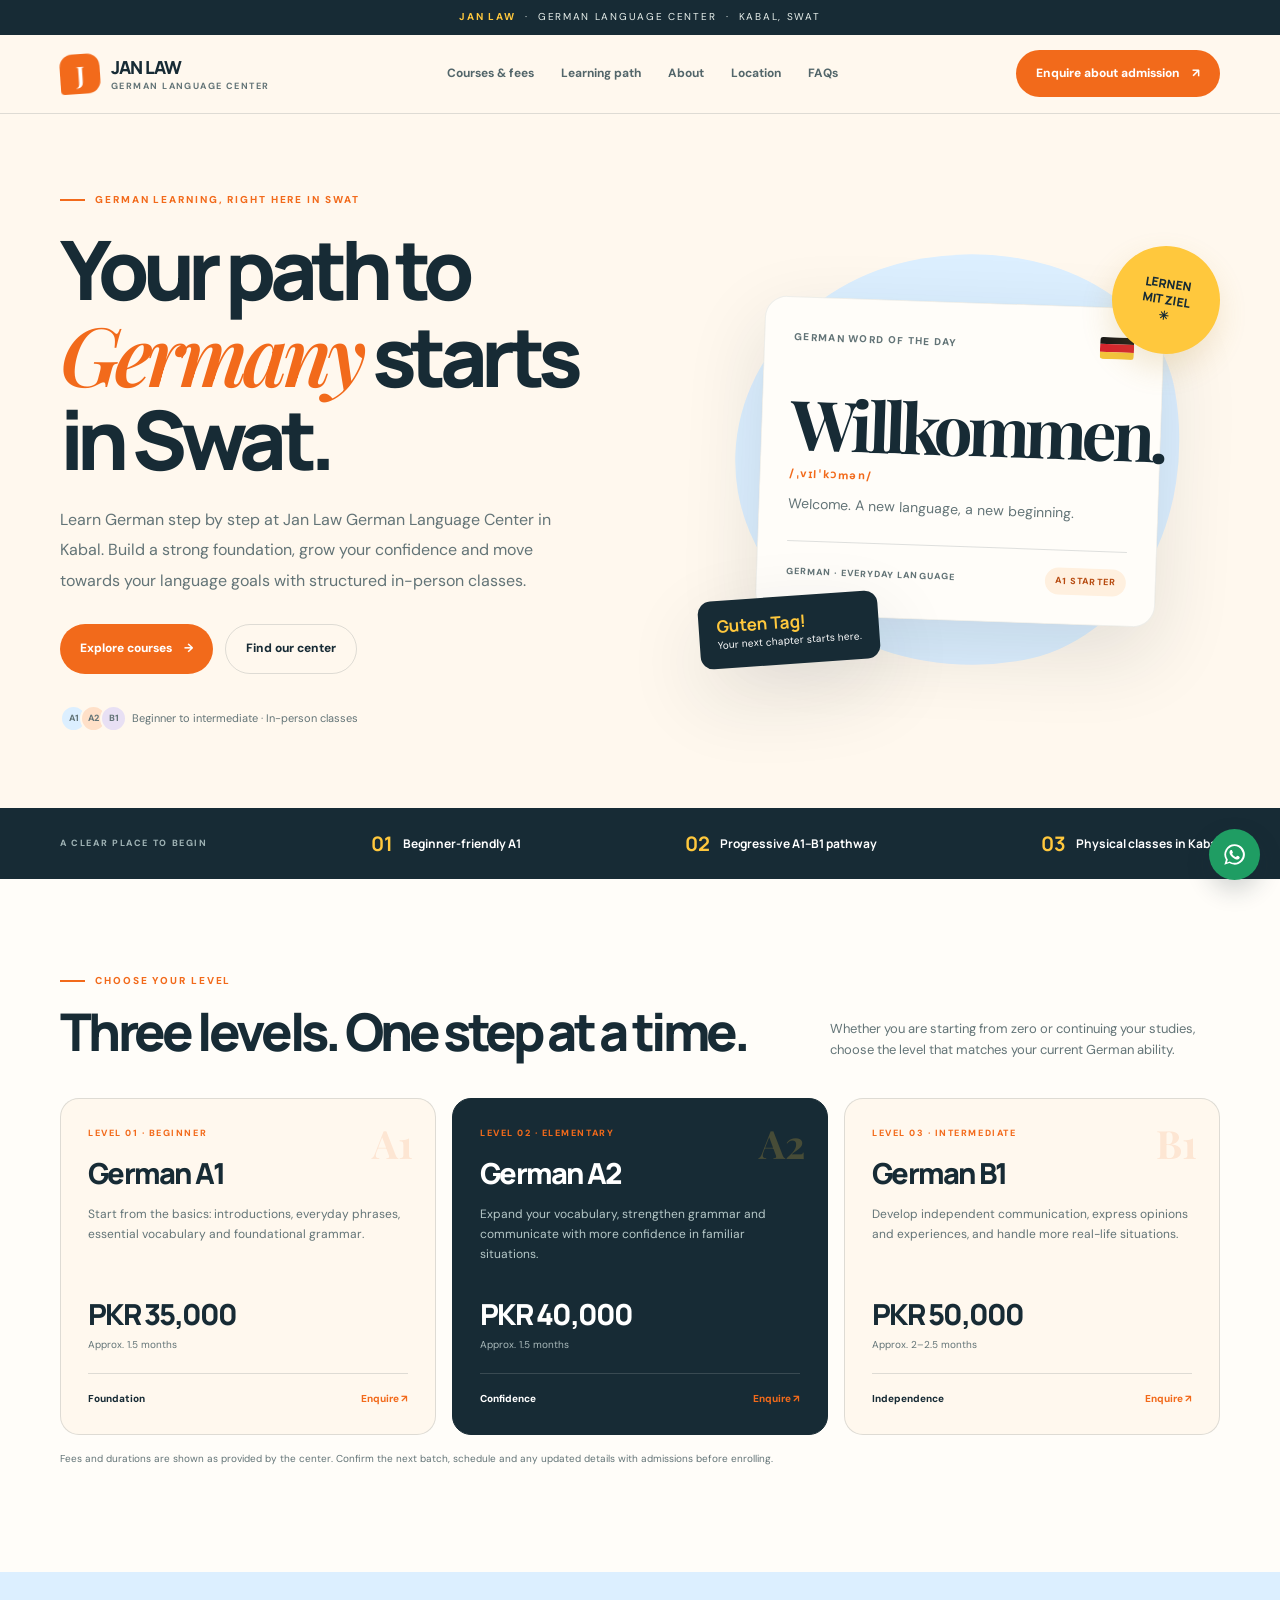
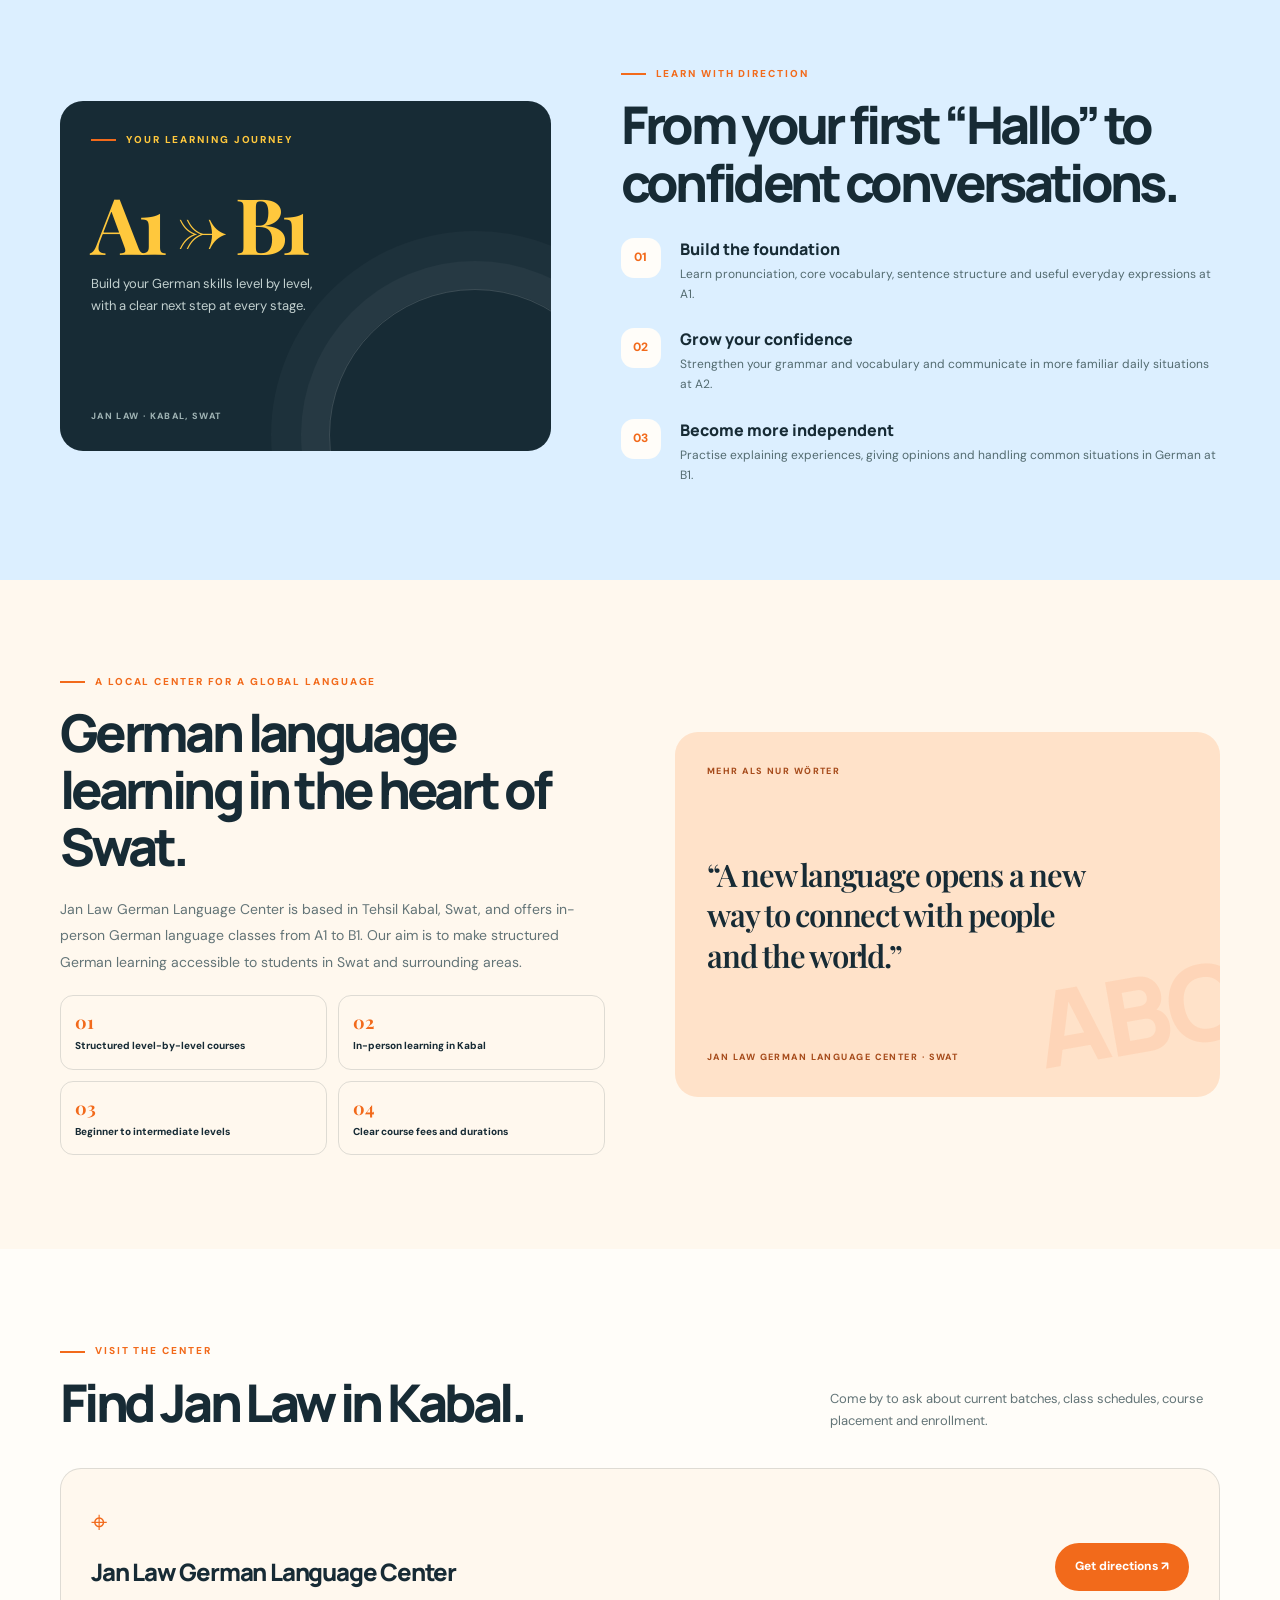
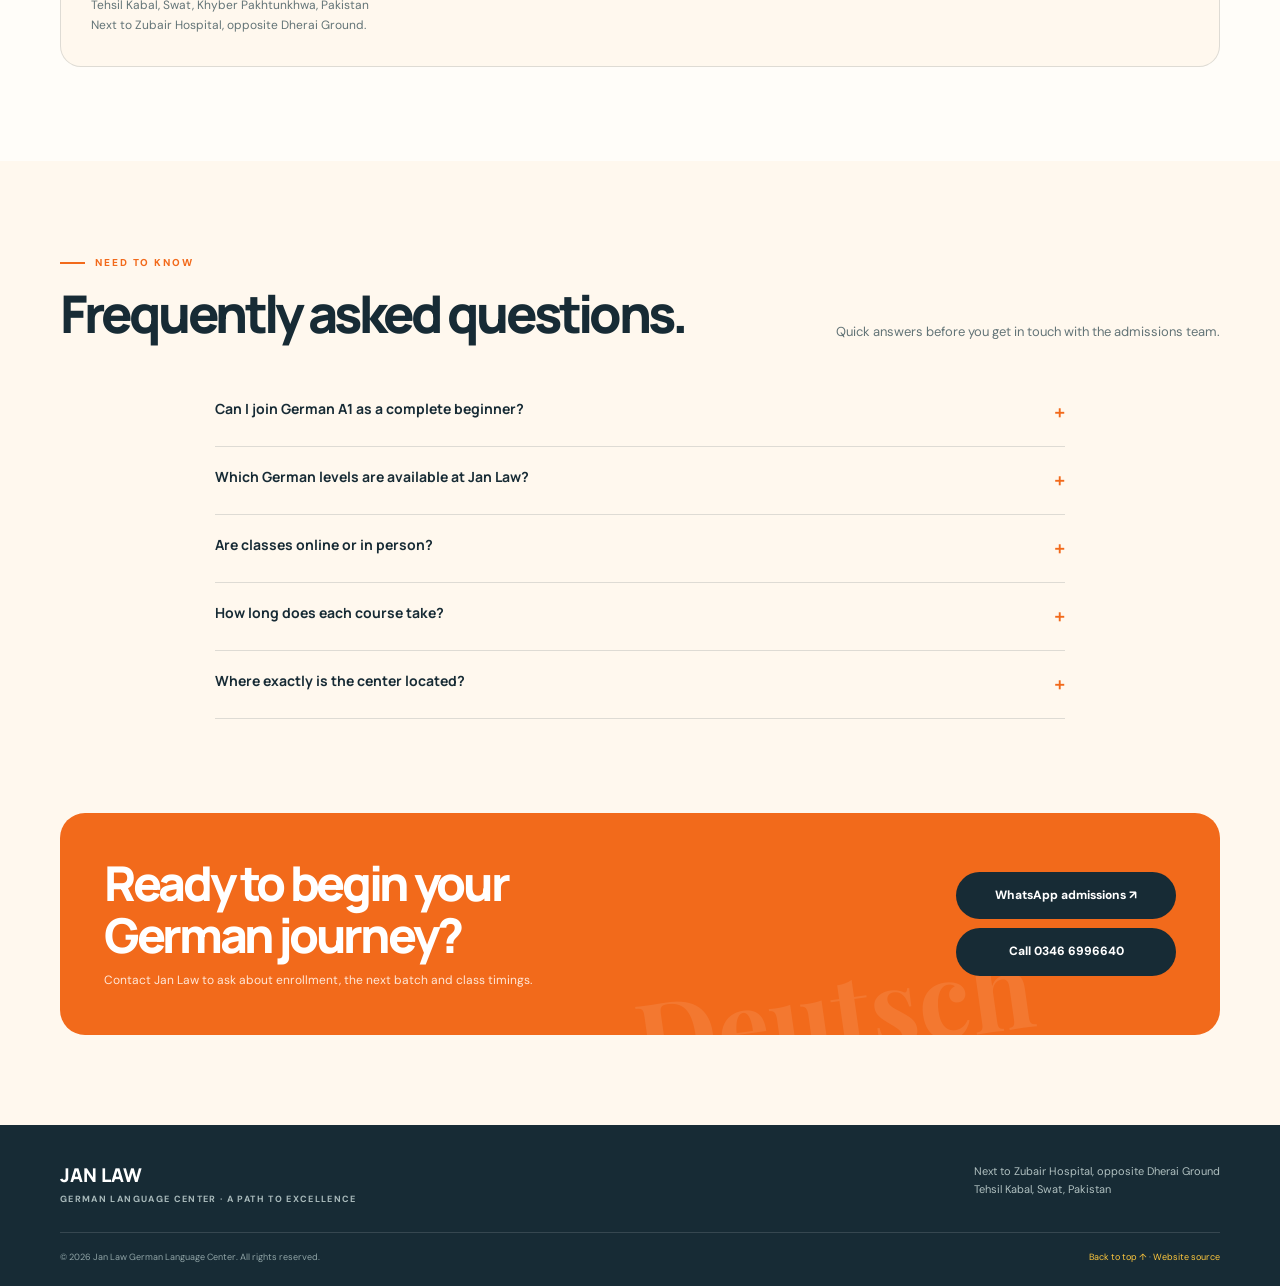
<file: janlaw/index.html>
<!doctype html>
<html lang="en">
<head>
<meta charset="utf-8">
<meta name="viewport" content="width=device-width,initial-scale=1">
<meta name="theme-color" content="#172b35">
<title>Jan Law German Language Center | German A1, A2 & B1 in Kabal, Swat</title>
<meta name="description" content="Learn German in Swat at Jan Law German Language Center, Kabal. Join in-person German A1, A2 and B1 classes with structured lessons. Find course fees, durations, location and enrollment contacts.">
<meta name="robots" content="index,follow,max-image-preview:large">
<link rel="canonical" href="https://muneebinu.github.io/janlaw/">
<link rel="icon" type="image/svg+xml" href="favicon.svg">
<link rel="manifest" href="site.webmanifest">
<link rel="preconnect" href="https://fonts.googleapis.com">
<link rel="preconnect" href="https://fonts.gstatic.com" crossorigin>
<link href="https://fonts.googleapis.com/css2?family=DM+Sans:wght@400;500;600;700&family=Manrope:wght@400;500;600;700;800&family=Playfair+Display:ital,wght@0,600;0,700;1,600;1,700&display=swap" rel="stylesheet">
<meta property="og:type" content="website">
<meta property="og:locale" content="en_PK">
<meta property="og:site_name" content="Jan Law German Language Center">
<meta property="og:title" content="Jan Law German Language Center | German Classes in Swat">
<meta property="og:description" content="Your path to Germany starts in Swat. Explore German A1, A2 and B1 in-person courses at Jan Law, Kabal.">
<meta property="og:url" content="https://muneebinu.github.io/janlaw/">
<meta property="og:image" content="https://muneebinu.github.io/janlaw/og-image.svg">
<meta property="og:image:alt" content="Jan Law German Language Center — Your path to Germany starts in Swat">
<meta name="twitter:card" content="summary_large_image">
<meta name="twitter:title" content="Jan Law German Language Center | German Classes in Swat">
<meta name="twitter:description" content="German A1, A2 and B1 in-person classes in Kabal, Swat.">
<meta name="twitter:image" content="https://muneebinu.github.io/janlaw/og-image.svg">
<script type="application/ld+json">
{
 "@context":"https://schema.org",
 "@graph":[
  {"@type":"WebSite","@id":"https://muneebinu.github.io/janlaw/#website","url":"https://muneebinu.github.io/janlaw/","name":"Jan Law German Language Center","inLanguage":"en-PK","publisher":{"@id":"https://muneebinu.github.io/janlaw/#school"}},
  {"@type":["EducationalOrganization","LanguageSchool"],"@id":"https://muneebinu.github.io/janlaw/#school","name":"Jan Law German Language Center","alternateName":["Jan Law German Language Center Swat","Jan Law German Language Centre"],"url":"https://muneebinu.github.io/janlaw/","description":"Jan Law German Language Center offers in-person German language classes from A1 to B1 in Kabal, Swat, Khyber Pakhtunkhwa, Pakistan.","telephone":"+92-346-6996640","address":{"@type":"PostalAddress","streetAddress":"Next to Zubair Hospital, opposite Dherai Ground, Tehsil Kabal","addressLocality":"Kabal","addressRegion":"Khyber Pakhtunkhwa","addressCountry":"PK"},"areaServed":[{"@type":"City","name":"Kabal"},{"@type":"AdministrativeArea","name":"Swat"},{"@type":"AdministrativeArea","name":"Khyber Pakhtunkhwa"}],"knowsAbout":["German language","German A1","German A2","German B1"],"hasOfferCatalog":{"@type":"OfferCatalog","name":"German language courses","itemListElement":[{"@type":"Offer","name":"German A1 course","price":"35000","priceCurrency":"PKR","description":"Approximately 1.5 months"},{"@type":"Offer","name":"German A2 course","price":"40000","priceCurrency":"PKR","description":"Approximately 1.5 months"},{"@type":"Offer","name":"German B1 course","price":"50000","priceCurrency":"PKR","description":"Approximately 2 to 2.5 months"}]},"contactPoint":[{"@type":"ContactPoint","telephone":"+92-346-6996640","contactType":"admissions"},{"@type":"ContactPoint","telephone":"+92-344-6449999","contactType":"admissions"},{"@type":"ContactPoint","telephone":"+92-318-9150911","contactType":"admissions"}]},
  {"@type":"Course","name":"German A1","description":"Beginner German language course at Jan Law German Language Center in Kabal, Swat.","provider":{"@id":"https://muneebinu.github.io/janlaw/#school"},"educationalLevel":"Beginner"},
  {"@type":"Course","name":"German A2","description":"Elementary German language course at Jan Law German Language Center in Kabal, Swat.","provider":{"@id":"https://muneebinu.github.io/janlaw/#school"},"educationalLevel":"Elementary"},
  {"@type":"Course","name":"German B1","description":"Intermediate German language course at Jan Law German Language Center in Kabal, Swat.","provider":{"@id":"https://muneebinu.github.io/janlaw/#school"},"educationalLevel":"Intermediate"}
 ]
}
</script>
<style>
:root{--ink:#172b35;--ink-soft:#29434b;--muted:#637477;--paper:#fff8ee;--white:#fffdf9;--orange:#f26a1b;--yellow:#ffc83d;--blue:#dcefff;--line:rgba(23,43,53,.14);--serif:"Playfair Display",Georgia,serif;--sans:"DM Sans",Arial,sans-serif;--display:"Manrope",Arial,sans-serif;--shadow:0 28px 80px rgba(23,43,53,.12)}
*{box-sizing:border-box}html{scroll-behavior:smooth;scroll-padding-top:88px}body{margin:0;background:var(--paper);color:var(--ink);font:400 15px/1.65 var(--sans);-webkit-font-smoothing:antialiased}a{color:inherit;text-decoration:none}button{font:inherit}.wrap{width:min(1160px,calc(100% - 48px));margin:auto}.skip{position:absolute;left:-999px;top:10px;background:var(--ink);color:white;padding:10px 15px;z-index:99}.skip:focus{left:12px}.announcement{background:var(--ink);color:#e8f0ec;text-align:center;padding:9px 15px;font-size:10px;letter-spacing:.17em;text-transform:uppercase}.announcement b{color:var(--yellow)}
header{position:sticky;top:0;z-index:30;background:rgba(255,248,238,.91);backdrop-filter:blur(18px);border-bottom:1px solid var(--line)}.nav{height:78px;display:flex;align-items:center;justify-content:space-between;gap:28px}.brand{display:flex;align-items:center;gap:11px;font:800 18px var(--display);letter-spacing:-.055em}.brand-mark{display:grid;place-items:center;width:40px;height:40px;background:var(--orange);color:white;border-radius:13px 13px 13px 4px;font:700 24px var(--serif);transform:rotate(-4deg)}.brand small{display:block;color:var(--muted);font:700 9px var(--sans);letter-spacing:.16em;text-transform:uppercase;margin-top:1px}.navlinks{display:flex;align-items:center;gap:27px;font-size:12px;font-weight:700;color:#53666a}.navlinks a:hover{color:var(--orange)}.nav-cta,.btn{display:inline-flex;align-items:center;justify-content:center;gap:12px;border:0;border-radius:999px;padding:14px 20px;background:var(--orange);color:white;font-size:12px;font-weight:800;transition:transform .25s,background .25s,box-shadow .25s;cursor:pointer}.nav-cta:hover,.btn:hover{background:#d9570e;transform:translateY(-3px);box-shadow:0 12px 28px #f26a1b33}.menu{display:none;border:0;background:none;font-size:25px;color:var(--ink)}
.hero{padding:78px 0 76px;position:relative;overflow:hidden}.hero-grid{display:grid;grid-template-columns:1.05fr .95fr;align-items:center;gap:64px}.eyebrow{display:flex;align-items:center;gap:10px;color:var(--orange);font-size:10px;letter-spacing:.19em;text-transform:uppercase;font-weight:800}.eyebrow:before{content:"";width:25px;height:2px;background:var(--orange)}h1{font:800 clamp(52px,6.6vw,82px)/1.02 var(--display);letter-spacing:-.08em;margin:20px 0 23px;max-width:670px}h1 em{font:italic 600 1em/1 var(--serif);letter-spacing:-.06em;color:var(--orange)}.hero-copy{max-width:520px;color:var(--muted);font-size:16px;line-height:1.9;margin:0 0 28px}.hero-actions{display:flex;gap:12px;flex-wrap:wrap}.btn.ghost{background:transparent;border:1px solid var(--line);color:var(--ink)}.btn.ghost:hover{background:var(--blue);box-shadow:none;border-color:var(--blue)}.hero-foot{display:flex;align-items:center;gap:12px;margin-top:31px;color:var(--muted);font-size:11px}.mini-stamps{display:flex}.mini-stamps span{width:27px;height:27px;border-radius:50%;border:2px solid var(--paper);display:grid;place-items:center;margin-right:-7px;background:var(--blue);font-size:9px;font-weight:800}.mini-stamps span:nth-child(2){background:#ffe0c8}.mini-stamps span:nth-child(3){background:#e8e0f4}
.hero-art{min-height:480px;position:relative;display:grid;place-items:center}.orb{position:absolute;width:86%;height:86%;background:var(--blue);border-radius:49% 51% 44% 56%/48% 42% 58% 52%;transform:rotate(-10deg)}.lesson-card{position:relative;z-index:2;width:min(400px,92%);padding:29px;background:var(--white);border:1px solid #172b3512;border-radius:22px;box-shadow:var(--shadow);transform:rotate(2deg)}.lesson-top{display:flex;justify-content:space-between;align-items:center;color:var(--muted);font-size:10px;font-weight:800;letter-spacing:.13em;text-transform:uppercase}.flag{width:34px;height:22px;display:flex;flex-direction:column;overflow:hidden;border-radius:3px}.flag i{height:33.3%}.flag i:nth-child(1){background:#171717}.flag i:nth-child(2){background:#d5232e}.flag i:nth-child(3){background:#f4c53c}.word{font:700 69px/.98 var(--serif);letter-spacing:-.07em;margin:40px 0 8px}.pronounce{font-size:11px;font-weight:800;letter-spacing:.14em;color:var(--orange)}.word-meaning{color:var(--muted);font-size:14px;margin-top:10px}.card-rule{height:1px;background:var(--line);margin:25px 0 17px}.lesson-bottom{display:flex;justify-content:space-between;align-items:center;font-size:9px;font-weight:800;letter-spacing:.12em;color:var(--muted)}.tag{padding:6px 10px;border-radius:99px;background:#fff0df;color:#b74b10}.sticker{position:absolute;z-index:3;right:0;top:5%;width:108px;height:108px;display:grid;place-items:center;text-align:center;border-radius:50%;background:var(--yellow);font:800 12px/1.35 var(--display);transform:rotate(9deg);box-shadow:0 14px 30px #b78a3030}.floating{position:absolute;z-index:3;left:0;bottom:8%;padding:14px 18px;border-radius:13px;background:var(--ink);color:white;font-size:10px;box-shadow:var(--shadow);transform:rotate(-4deg)}.floating strong{display:block;color:var(--yellow);font:700 17px var(--display)}
.strip{background:var(--ink);color:white;padding:22px 0}.strip-in{display:flex;justify-content:space-between;align-items:center;gap:25px;flex-wrap:wrap}.strip-label{color:#9eb2b4;font-size:9px;letter-spacing:.18em;text-transform:uppercase;font-weight:800}.strip-item{display:flex;align-items:center;gap:10px;font:700 12px var(--display)}.strip-item b{font-size:20px;color:var(--yellow)}
section.content{padding:94px 0}.courses{background:var(--white)}.section-head{display:flex;justify-content:space-between;align-items:end;gap:35px;margin-bottom:37px}.section-head h2,.about-copy h2,.path-copy h2{font:800 clamp(36px,4.5vw,52px)/1.1 var(--display);letter-spacing:-.07em;margin:14px 0 0}.section-head>p{max-width:390px;color:var(--muted);font-size:13px;margin:0}.course-grid{display:grid;grid-template-columns:repeat(3,1fr);gap:16px}.course{position:relative;padding:27px;border:1px solid var(--line);border-radius:19px;background:var(--paper);transition:transform .28s,box-shadow .28s}.course:hover{transform:translateY(-6px);box-shadow:var(--shadow)}.course.featured{background:var(--ink);color:white;border-color:var(--ink)}.course-level{font-size:9px;font-weight:800;letter-spacing:.17em;text-transform:uppercase;color:var(--orange)}.course h3{font:800 29px var(--display);letter-spacing:-.06em;margin:13px 0 5px}.course-desc{min-height:67px;color:var(--muted);font-size:12px}.featured .course-desc{color:#b6c8c8}.price{font:800 29px var(--display);letter-spacing:-.06em;margin:22px 0 3px}.price small{font:600 10px var(--sans);letter-spacing:0;color:var(--muted)}.featured .price small{color:#a9b9ba}.duration{font-size:10px;color:var(--muted)}.featured .duration{color:#a9b9ba}.course-foot{display:flex;justify-content:space-between;align-items:center;border-top:1px solid var(--line);padding-top:17px;margin-top:19px;font-size:10px;font-weight:800}.featured .course-foot{border-color:#ffffff25}.course-foot a{color:var(--orange)}.course-mark{position:absolute;right:22px;top:18px;font:700 39px var(--serif);color:#f26a1b20}.featured .course-mark{color:#ffc83d35}.fee-note{margin-top:16px;color:var(--muted);font-size:10px}
.pathway{background:var(--blue)}.path-grid{display:grid;grid-template-columns:.9fr 1.1fr;gap:70px;align-items:center}.path-art{min-height:350px;border-radius:23px;background:var(--ink);padding:31px;color:white;position:relative;overflow:hidden}.path-art:after{content:"";position:absolute;right:-70px;bottom:-130px;width:290px;height:290px;border:1px solid #ffffff28;border-radius:50%;box-shadow:0 0 0 28px #ffffff0a,0 0 0 58px #ffffff07}.path-big{font:700 78px/.95 var(--serif);letter-spacing:-.07em;color:var(--yellow);margin:38px 0 13px}.path-art p{max-width:245px;color:#c2d0cf;font-size:13px}.path-label{position:absolute;bottom:27px;left:31px;font-size:9px;font-weight:800;letter-spacing:.15em;color:#9fb3b4}.steps{display:grid;gap:24px;margin-top:27px}.step{display:grid;grid-template-columns:43px 1fr;gap:16px}.step-no{width:40px;height:40px;display:grid;place-items:center;background:var(--white);border-radius:13px;color:var(--orange);font-weight:800;font-size:12px}.step h3{font:800 16px var(--display);margin:0 0 5px}.step p{font-size:12px;color:#536b70;margin:0}
.about-grid{display:grid;grid-template-columns:1fr 1fr;gap:70px;align-items:center}.about-copy>p{color:var(--muted);font-size:14px;line-height:1.9;margin:20px 0}.features{display:grid;grid-template-columns:1fr 1fr;gap:11px}.feature{border:1px solid var(--line);border-radius:13px;padding:14px;font-size:10px;font-weight:800}.feature b{display:block;color:var(--orange);font:700 18px var(--serif);margin-bottom:4px}.quote-art{min-height:365px;padding:32px;border-radius:23px;background:#ffe2c9;display:flex;flex-direction:column;justify-content:space-between;position:relative;overflow:hidden}.quote-art:after{content:"A B C";position:absolute;right:-12px;bottom:12px;color:#f26a1b19;font:800 105px var(--display);letter-spacing:-.12em;transform:rotate(-10deg)}.quote-art small{font-size:9px;letter-spacing:.16em;font-weight:800;color:#a64b1b}.quote-art blockquote{position:relative;z-index:1;font:600 31px/1.3 var(--serif);letter-spacing:-.04em;margin:0;max-width:400px}
.location{background:var(--white)}.location-card{display:grid;grid-template-columns:1fr auto;gap:30px;align-items:center;background:var(--paper);border:1px solid var(--line);border-radius:21px;padding:30px}.pin{font-size:29px;color:var(--orange)}.location-card h3{font:800 24px var(--display);letter-spacing:-.05em;margin:8px 0}.location-card p{font-size:12px;color:var(--muted);margin:0}.map-btn{white-space:nowrap}
.faq{max-width:850px;margin:auto}.faq-item{border-bottom:1px solid var(--line)}.faq-q{width:100%;border:0;background:none;padding:20px 0;display:flex;justify-content:space-between;gap:20px;text-align:left;color:var(--ink);font:700 14px var(--display);cursor:pointer}.faq-q span:last-child{font-size:20px;color:var(--orange);transition:transform .2s}.faq-a{display:none;max-width:730px;padding:0 35px 20px 0;color:var(--muted);font-size:12px}.faq-item.open .faq-a{display:block}.faq-item.open .faq-q span:last-child{transform:rotate(45deg)}
.contact{padding:0 0 90px!important}.contact-panel{background:var(--orange);color:white;padding:44px;border-radius:25px;display:flex;justify-content:space-between;align-items:center;gap:30px;position:relative;overflow:hidden}.contact-panel:after{content:"Deutsch";position:absolute;right:16%;bottom:-45px;color:#ffffff18;font:700 105px var(--serif);transform:rotate(-8deg)}.contact-panel h2{font:800 clamp(32px,4vw,48px)/1.08 var(--display);letter-spacing:-.07em;margin:0 0 10px;max-width:570px;position:relative;z-index:1}.contact-panel p{margin:0;color:#ffe7d8;font-size:12px;position:relative;z-index:1}.contact-actions{display:flex;flex-direction:column;gap:9px;min-width:220px;position:relative;z-index:2}.contact-actions .btn{background:var(--ink)}.contact-actions .btn:hover{background:#29434b}
footer{background:var(--ink);color:white;padding:37px 0 22px}.footer-top{display:flex;justify-content:space-between;align-items:start;gap:25px;padding-bottom:27px;border-bottom:1px solid #ffffff22}.footer-brand{font:800 19px var(--display)}.footer-brand small{display:block;color:#a9babb;font:700 9px var(--sans);letter-spacing:.15em;margin-top:5px}.footer-address{font-size:11px;color:#b0c0c0}.footer-bottom{display:flex;justify-content:space-between;gap:20px;flex-wrap:wrap;padding-top:17px;color:#91a5a7;font-size:9px}.footer-bottom a{color:var(--yellow)}.wa{position:fixed;right:20px;bottom:20px;z-index:25;width:51px;height:51px;display:grid;place-items:center;border-radius:50%;background:#1f9d63;color:white;box-shadow:0 10px 25px #172b3533;transition:transform .2s}.wa:hover{transform:translateY(-4px) scale(1.04)}
.reveal{opacity:0;transform:translateY(20px);transition:opacity .7s ease,transform .7s cubic-bezier(.2,.7,.2,1)}.reveal.visible{opacity:1;transform:none}
@media(max-width:850px){.hero-grid,.path-grid,.about-grid{grid-template-columns:1fr;gap:38px}.hero{padding-top:55px}.hero-art{min-height:410px}.course-grid{grid-template-columns:1fr 1fr}.section-head{align-items:start;flex-direction:column}.path-art{min-height:290px}.about-grid{gap:26px}}
@media(max-width:620px){.wrap{width:calc(100% - 34px)}.nav{height:68px}.navlinks{display:none;position:absolute;left:0;right:0;top:68px;padding:19px 23px 25px;background:var(--paper);border-bottom:1px solid var(--line);flex-direction:column;align-items:flex-start;gap:17px}.navlinks.show{display:flex}.nav-cta{display:none}.menu{display:block}.brand{font-size:16px}.hero{padding:43px 0 55px}h1{font-size:53px}.hero-copy{font-size:14px}.hero-art{min-height:360px}.lesson-card{padding:22px}.word{font-size:58px}.sticker{width:88px;height:88px;font-size:10px;right:0}.floating{left:0;bottom:4%}.strip-in{justify-content:flex-start;gap:15px 23px}.strip-item{font-size:10px}.strip-label{width:100%}section.content{padding:69px 0}.section-head h2,.about-copy h2,.path-copy h2{font-size:39px}.course-grid{grid-template-columns:1fr}.course-desc{min-height:0}.features{grid-template-columns:1fr 1fr}.location-card{grid-template-columns:1fr;padding:24px}.map-btn{justify-self:start}.contact-panel{padding:30px 24px;flex-direction:column;align-items:flex-start}.contact-panel:after{right:-20px;font-size:78px}.contact-actions{width:100%}.footer-top{flex-direction:column}.footer-bottom{flex-direction:column}}
@media(prefers-reduced-motion:reduce){html{scroll-behavior:auto}*,*:before,*:after{transition:none!important;animation:none!important}.reveal{opacity:1;transform:none}}
</style>
</head>
<body>
<a class="skip" href="#main">Skip to content</a>
<div class="announcement"><b>JAN LAW</b> &nbsp;·&nbsp; GERMAN LANGUAGE CENTER &nbsp;·&nbsp; KABAL, SWAT</div>
<header><div class="wrap nav">
<a class="brand" href="#top"><span class="brand-mark">J</span><span>JAN LAW<small>German Language Center</small></span></a>
<nav class="navlinks" id="navlinks" aria-label="Main navigation"><a href="#courses">Courses & fees</a><a href="#pathway">Learning path</a><a href="#about">About</a><a href="#location">Location</a><a href="#faq">FAQs</a></nav>
<a class="nav-cta" href="#enroll">Enquire about admission <span>↗</span></a>
<button class="menu" id="menu" aria-label="Toggle navigation" aria-expanded="false">☰</button>
</div></header>
<main id="main">
<section class="hero" id="top"><div class="wrap hero-grid">
<div><div class="eyebrow">German learning, right here in Swat</div>
<h1>Your path to <em>Germany</em> starts in Swat.</h1>
<p class="hero-copy">Learn German step by step at Jan Law German Language Center in Kabal. Build a strong foundation, grow your confidence and move towards your language goals with structured in-person classes.</p>
<div class="hero-actions"><a class="btn" href="#courses">Explore courses <span>→</span></a><a class="btn ghost" href="#location">Find our center</a></div>
<div class="hero-foot"><div class="mini-stamps"><span>A1</span><span>A2</span><span>B1</span></div><span>Beginner to intermediate · In-person classes</span></div>
</div>
<div class="hero-art" aria-label="German language flashcard artwork"><div class="orb"></div><div class="lesson-card">
<div class="lesson-top"><span>German word of the day</span><span class="flag" aria-label="German flag"><i></i><i></i><i></i></span></div>
<div class="word">Willkommen.</div><div class="pronounce">/ˌvɪlˈkɔmən/</div><div class="word-meaning">Welcome. A new language, a new beginning.</div>
<div class="card-rule"></div><div class="lesson-bottom"><span>GERMAN · EVERYDAY LANGUAGE</span><span class="tag">A1 STARTER</span></div>
</div><div class="sticker">LERNEN<br>MIT ZIEL<br>✳</div><div class="floating"><strong>Guten Tag!</strong>Your next chapter starts here.</div></div>
</div></section>
<div class="strip"><div class="wrap strip-in"><span class="strip-label">A clear place to begin</span><div class="strip-item"><b>01</b> Beginner-friendly A1</div><div class="strip-item"><b>02</b> Progressive A1–B1 pathway</div><div class="strip-item"><b>03</b> Physical classes in Kabal</div></div></div>
<section class="content courses" id="courses"><div class="wrap">
<div class="section-head"><div><div class="eyebrow">Choose your level</div><h2>Three levels. One step at a time.</h2></div><p>Whether you are starting from zero or continuing your studies, choose the level that matches your current German ability.</p></div>
<div class="course-grid">
<article class="course"><span class="course-mark">A1</span><div class="course-level">Level 01 · Beginner</div><h3>German A1</h3><p class="course-desc">Start from the basics: introductions, everyday phrases, essential vocabulary and foundational grammar.</p><div class="price">PKR 35,000</div><div class="duration">Approx. 1.5 months</div><div class="course-foot"><span>Foundation</span><a href="https://wa.me/923466996640?text=Hello%20Jan%20Law%2C%20I%20am%20interested%20in%20German%20A1.">Enquire ↗</a></div></article>
<article class="course featured"><span class="course-mark">A2</span><div class="course-level">Level 02 · Elementary</div><h3>German A2</h3><p class="course-desc">Expand your vocabulary, strengthen grammar and communicate with more confidence in familiar situations.</p><div class="price">PKR 40,000</div><div class="duration">Approx. 1.5 months</div><div class="course-foot"><span>Confidence</span><a href="https://wa.me/923466996640?text=Hello%20Jan%20Law%2C%20I%20am%20interested%20in%20German%20A2.">Enquire ↗</a></div></article>
<article class="course"><span class="course-mark">B1</span><div class="course-level">Level 03 · Intermediate</div><h3>German B1</h3><p class="course-desc">Develop independent communication, express opinions and experiences, and handle more real-life situations.</p><div class="price">PKR 50,000</div><div class="duration">Approx. 2–2.5 months</div><div class="course-foot"><span>Independence</span><a href="https://wa.me/923466996640?text=Hello%20Jan%20Law%2C%20I%20am%20interested%20in%20German%20B1.">Enquire ↗</a></div></article>
</div><p class="fee-note">Fees and durations are shown as provided by the center. Confirm the next batch, schedule and any updated details with admissions before enrolling.</p>
</div></section>
<section class="content pathway" id="pathway"><div class="wrap path-grid">
<div class="path-art"><div class="eyebrow" style="color:#ffc83d">Your learning journey</div><div class="path-big">A1 → B1</div><p>Build your German skills level by level, with a clear next step at every stage.</p><div class="path-label">JAN LAW · KABAL, SWAT</div></div>
<div class="path-copy"><div class="eyebrow">Learn with direction</div><h2>From your first “Hallo” to confident conversations.</h2><div class="steps">
<div class="step"><div class="step-no">01</div><div><h3>Build the foundation</h3><p>Learn pronunciation, core vocabulary, sentence structure and useful everyday expressions at A1.</p></div></div>
<div class="step"><div class="step-no">02</div><div><h3>Grow your confidence</h3><p>Strengthen your grammar and vocabulary and communicate in more familiar daily situations at A2.</p></div></div>
<div class="step"><div class="step-no">03</div><div><h3>Become more independent</h3><p>Practise explaining experiences, giving opinions and handling common situations in German at B1.</p></div></div>
</div></div>
</div></section>
<section class="content" id="about"><div class="wrap about-grid">
<div class="about-copy"><div class="eyebrow">A local center for a global language</div><h2>German language learning in the heart of Swat.</h2><p>Jan Law German Language Center is based in Tehsil Kabal, Swat, and offers in-person German language classes from A1 to B1. Our aim is to make structured German learning accessible to students in Swat and surrounding areas.</p><div class="features"><div class="feature"><b>01</b>Structured level-by-level courses</div><div class="feature"><b>02</b>In-person learning in Kabal</div><div class="feature"><b>03</b>Beginner to intermediate levels</div><div class="feature"><b>04</b>Clear course fees and durations</div></div></div>
<div class="quote-art"><small>MEHR ALS NUR WÖRTER</small><blockquote>“A new language opens a new way to connect with people and the world.”</blockquote><small>JAN LAW GERMAN LANGUAGE CENTER · SWAT</small></div>
</div></section>
<section class="content location" id="location"><div class="wrap"><div class="section-head"><div><div class="eyebrow">Visit the center</div><h2>Find Jan Law in Kabal.</h2></div><p>Come by to ask about current batches, class schedules, course placement and enrollment.</p></div>
<div class="location-card"><div><div class="pin">⌖</div><h3>Jan Law German Language Center</h3><p>Tehsil Kabal, Swat, Khyber Pakhtunkhwa, Pakistan<br>Next to Zubair Hospital, opposite Dherai Ground.</p></div><a class="btn map-btn" href="https://www.google.com/maps/search/?api=1&query=Zubair+Hospital+Kabal+Swat+Pakistan" target="_blank" rel="noopener">Get directions ↗</a></div>
</div></section>
<section class="content" id="faq"><div class="wrap"><div class="section-head"><div><div class="eyebrow">Need to know</div><h2>Frequently asked questions.</h2></div><p>Quick answers before you get in touch with the admissions team.</p></div>
<div class="faq">
<div class="faq-item"><button class="faq-q" aria-expanded="false"><span>Can I join German A1 as a complete beginner?</span><span>+</span></button><div class="faq-a">Yes. A1 is the beginner level and is designed for learners starting German from the basics.</div></div>
<div class="faq-item"><button class="faq-q" aria-expanded="false"><span>Which German levels are available at Jan Law?</span><span>+</span></button><div class="faq-a">Jan Law offers a learning pathway covering German A1, A2 and B1. Contact admissions to confirm the next available batch for your level.</div></div>
<div class="faq-item"><button class="faq-q" aria-expanded="false"><span>Are classes online or in person?</span><span>+</span></button><div class="faq-a">The Jan Law German Language Center courses listed here are in-person classes at the center in Kabal, Swat.</div></div>
<div class="faq-item"><button class="faq-q" aria-expanded="false"><span>How long does each course take?</span><span>+</span></button><div class="faq-a">The approximate durations are 1.5 months for A1, 1.5 months for A2, and 2 to 2.5 months for B1. Confirm the schedule for your upcoming batch with admissions.</div></div>
<div class="faq-item"><button class="faq-q" aria-expanded="false"><span>Where exactly is the center located?</span><span>+</span></button><div class="faq-a">Jan Law is in Tehsil Kabal, Swat, next to Zubair Hospital and opposite Dherai Ground.</div></div>
</div></div></section>
<section class="content contact" id="enroll"><div class="wrap"><div class="contact-panel"><div><h2>Ready to begin your German journey?</h2><p>Contact Jan Law to ask about enrollment, the next batch and class timings.</p></div><div class="contact-actions"><a class="btn" href="https://wa.me/923466996640?text=Hello%20Jan%20Law%2C%20I%20would%20like%20to%20ask%20about%20German%20classes.">WhatsApp admissions ↗</a><a class="btn" href="tel:+923466996640">Call 0346 6996640</a></div></div></div></section>
</main>
<footer><div class="wrap"><div class="footer-top"><div class="footer-brand">JAN LAW<small>GERMAN LANGUAGE CENTER · A PATH TO EXCELLENCE</small></div><div class="footer-address">Next to Zubair Hospital, opposite Dherai Ground<br>Tehsil Kabal, Swat, Pakistan</div></div><div class="footer-bottom"><span>© <span id="year"></span> Jan Law German Language Center. All rights reserved.</span><span><a href="#top">Back to top ↑</a> · <a href="https://github.com/muneebinu/muneebinu.github.io/tree/main/janlaw">Website source</a></span></div></div></footer>
<a class="wa" href="https://wa.me/923466996640?text=Hello%20Jan%20Law%2C%20I%20found%20your%20website%20and%20would%20like%20to%20ask%20about%20German%20courses." target="_blank" rel="noopener" aria-label="Chat with Jan Law admissions on WhatsApp"><svg viewBox="0 0 32 32" width="25" height="25" aria-hidden="true"><path fill="currentColor" d="M16 3a13 13 0 0 0-11 19.8L3 29l6.4-2A13 13 0 1 0 16 3Zm0 23.7a10.7 10.7 0 0 1-5.5-1.5l-.4-.2-3.8 1.2 1.2-3.7-.3-.4A10.7 10.7 0 1 1 16 26.7Zm5.9-8c-.3-.2-1.9-.9-2.2-1s-.5-.2-.7.2-.8 1-1 1.2-.4.2-.7 0a8.7 8.7 0 0 1-4.3-3.8c-.3-.6.3-.5.9-1.7.1-.2 0-.4 0-.5l-1-2.3c-.2-.6-.5-.5-.7-.5h-.6a1.2 1.2 0 0 0-.9.4 3.7 3.7 0 0 0-1.1 2.7 6.4 6.4 0 0 0 1.3 3.4 14.6 14.6 0 0 0 5.6 4.9c2 .8 2.8.9 3.8.7a3.2 3.2 0 0 0 2.1-1.5 2.6 2.6 0 0 0 .2-1.5c-.1-.1-.3-.2-.6-.4Z"/></svg></a>
<script>
const menu=document.getElementById('menu'),nav=document.getElementById('navlinks');
menu.addEventListener('click',()=>{const open=nav.classList.toggle('show');menu.setAttribute('aria-expanded',String(open));menu.textContent=open?'×':'☰';});
nav.querySelectorAll('a').forEach(a=>a.addEventListener('click',()=>{nav.classList.remove('show');menu.setAttribute('aria-expanded','false');menu.textContent='☰';}));
document.querySelectorAll('.faq-q').forEach(b=>b.addEventListener('click',()=>{const item=b.parentElement,open=item.classList.toggle('open');b.setAttribute('aria-expanded',String(open));}));
document.getElementById('year').textContent=new Date().getFullYear();
if('IntersectionObserver' in window&&!matchMedia('(prefers-reduced-motion: reduce)').matches){const io=new IntersectionObserver(entries=>entries.forEach(e=>{if(e.isIntersecting){e.target.classList.add('visible');io.unobserve(e.target)}}),{threshold:.12});document.querySelectorAll('.section-head,.course,.path-art,.step,.about-copy,.quote-art,.location-card,.faq-item,.contact-panel').forEach(el=>{el.classList.add('reveal');io.observe(el)})}
</script>
</body></html>
</file>
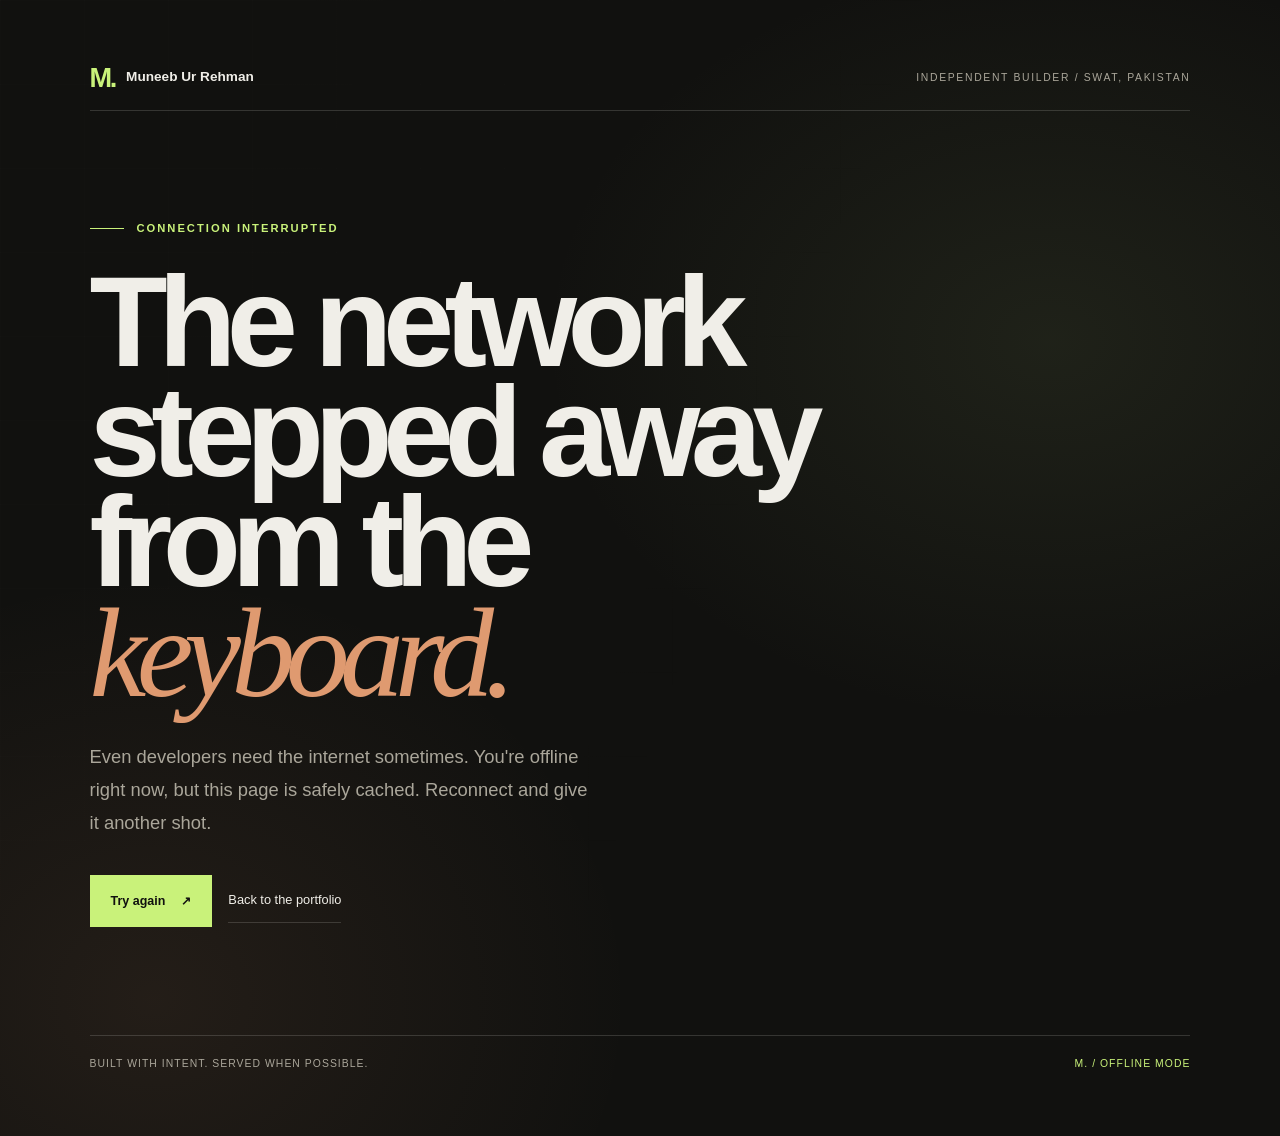
<file: offline.html>
<!doctype html>
<html lang="en">
<head>
<meta charset="utf-8">
<meta name="viewport" content="width=device-width,initial-scale=1">
<meta name="theme-color" content="#11110f">
<meta name="robots" content="noindex, nofollow">
<title>Offline — Muneeb Ur Rehman</title>
<link rel="stylesheet" href="/css/status.css">
</head>
<body>
<div class="status-shell">
<header class="status-top"><a class="status-brand" href="/"><span class="status-mark">M.</span><span>Muneeb Ur Rehman</span></a><span class="status-label">Independent builder / Swat, Pakistan</span></header>
<main class="status-main">
<p class="status-code">Connection interrupted</p>
<h1 class="status-title">The network<br>stepped away<br>from the <em>keyboard.</em></h1>
<p class="status-copy">Even developers need the internet sometimes. You're offline right now, but this page is safely cached. Reconnect and give it another shot.</p>
<div class="status-actions"><button class="status-button" type="button" onclick="window.location.reload()">Try again <span aria-hidden="true">↗</span></button><a class="status-link" href="/">Back to the portfolio</a></div>
</main>
<footer class="status-foot"><span>Built with intent. Served when possible.</span><span> M. / Offline mode</span></footer>
</div>
</body>
</html>
</file>
<file: css/status.css>
:root{color-scheme:dark;--status-bg:#11110f;--status-paper:#f0eee8;--status-muted:#aaa69a;--status-acid:#c9f27a;--status-clay:#df9a70;--status-line:rgba(240,238,232,.16);--status-display:"Bricolage Grotesque","Arial Narrow",sans-serif;--status-body:"Public Sans",Arial,sans-serif}
*{box-sizing:border-box}
html,body{min-height:100%;margin:0}
body{min-height:100vh;background:radial-gradient(ellipse at 82% 30%,rgba(126,145,91,.13),transparent 34%),radial-gradient(ellipse at 12% 88%,rgba(223,154,112,.09),transparent 30%),var(--status-bg);color:var(--status-paper);font:400 16px/1.65 var(--status-body);-webkit-font-smoothing:antialiased}
body:before{content:"";position:fixed;inset:0;pointer-events:none;opacity:.16;background-image:linear-gradient(rgba(240,238,232,.07) 1px,transparent 1px),linear-gradient(90deg,rgba(240,238,232,.07) 1px,transparent 1px);background-size:84px 84px;mask-image:linear-gradient(110deg,black,transparent 90%)}
.status-shell{position:relative;display:flex;min-height:100vh;flex-direction:column;padding:clamp(1.4rem,5vw,4.5rem) clamp(1.25rem,7vw,7rem)}
.status-top{display:flex;align-items:center;justify-content:space-between;gap:1rem;border-bottom:1px solid var(--status-line);padding-bottom:1.2rem}
.status-brand{display:inline-flex;align-items:center;gap:.7rem;color:var(--status-paper);font-weight:600;font-size:.85rem;text-decoration:none}
.status-mark{color:var(--status-acid);font:700 1.7rem/1 var(--status-display);letter-spacing:-.09em}
.status-label{color:var(--status-muted);font-size:.65rem;letter-spacing:.16em;text-transform:uppercase}
.status-main{width:min(850px,100%);margin:auto 0;padding:clamp(5rem,12vh,9rem) 0}
.status-code{display:flex;align-items:center;gap:.8rem;margin:0 0 1.8rem;color:var(--status-acid);font-size:.7rem;font-weight:700;letter-spacing:.18em;text-transform:uppercase}
.status-code:before{content:"";width:34px;height:1px;background:currentColor}
.status-title{max-width:850px;margin:0;font:600 clamp(3.8rem,10vw,9rem)/.86 var(--status-display);letter-spacing:-.075em}
.status-title em{color:var(--status-clay);font-family:Georgia,"Times New Roman",serif;font-weight:400}
.status-copy{max-width:510px;margin:2rem 0 2.2rem;color:var(--status-muted);font-size:clamp(1rem,1.5vw,1.15rem);line-height:1.8}
.status-actions{display:flex;flex-wrap:wrap;align-items:center;gap:1rem}
.status-button{display:inline-flex;min-height:52px;align-items:center;justify-content:center;gap:1rem;padding:.8rem 1.25rem;border:1px solid var(--status-acid);background:var(--status-acid);color:var(--status-bg);font:700 .78rem var(--status-body);text-decoration:none;cursor:pointer;transition:background .25s,color .25s,transform .25s}
.status-button:hover{transform:translateY(-2px);background:transparent;color:var(--status-acid)}
.status-link{color:var(--status-paper);font-size:.8rem;text-decoration:none;border-bottom:1px solid var(--status-line);padding:.7rem 0}
.status-link:hover{color:var(--status-acid);border-color:var(--status-acid)}
.status-foot{display:flex;justify-content:space-between;gap:1rem;padding-top:1.2rem;border-top:1px solid var(--status-line);color:var(--status-muted);font-size:.65rem;letter-spacing:.1em;text-transform:uppercase}
.status-foot span:last-child{color:var(--status-acid)}
@media(max-width:600px){.status-label{font-size:.55rem}.status-main{padding:5rem 0}.status-title{font-size:clamp(3.5rem,17vw,6rem)}.status-foot{flex-direction:column;gap:.35rem}}
@media(prefers-reduced-motion:reduce){*,*:before,*:after{scroll-behavior:auto!important;transition:none!important}}
</file>
